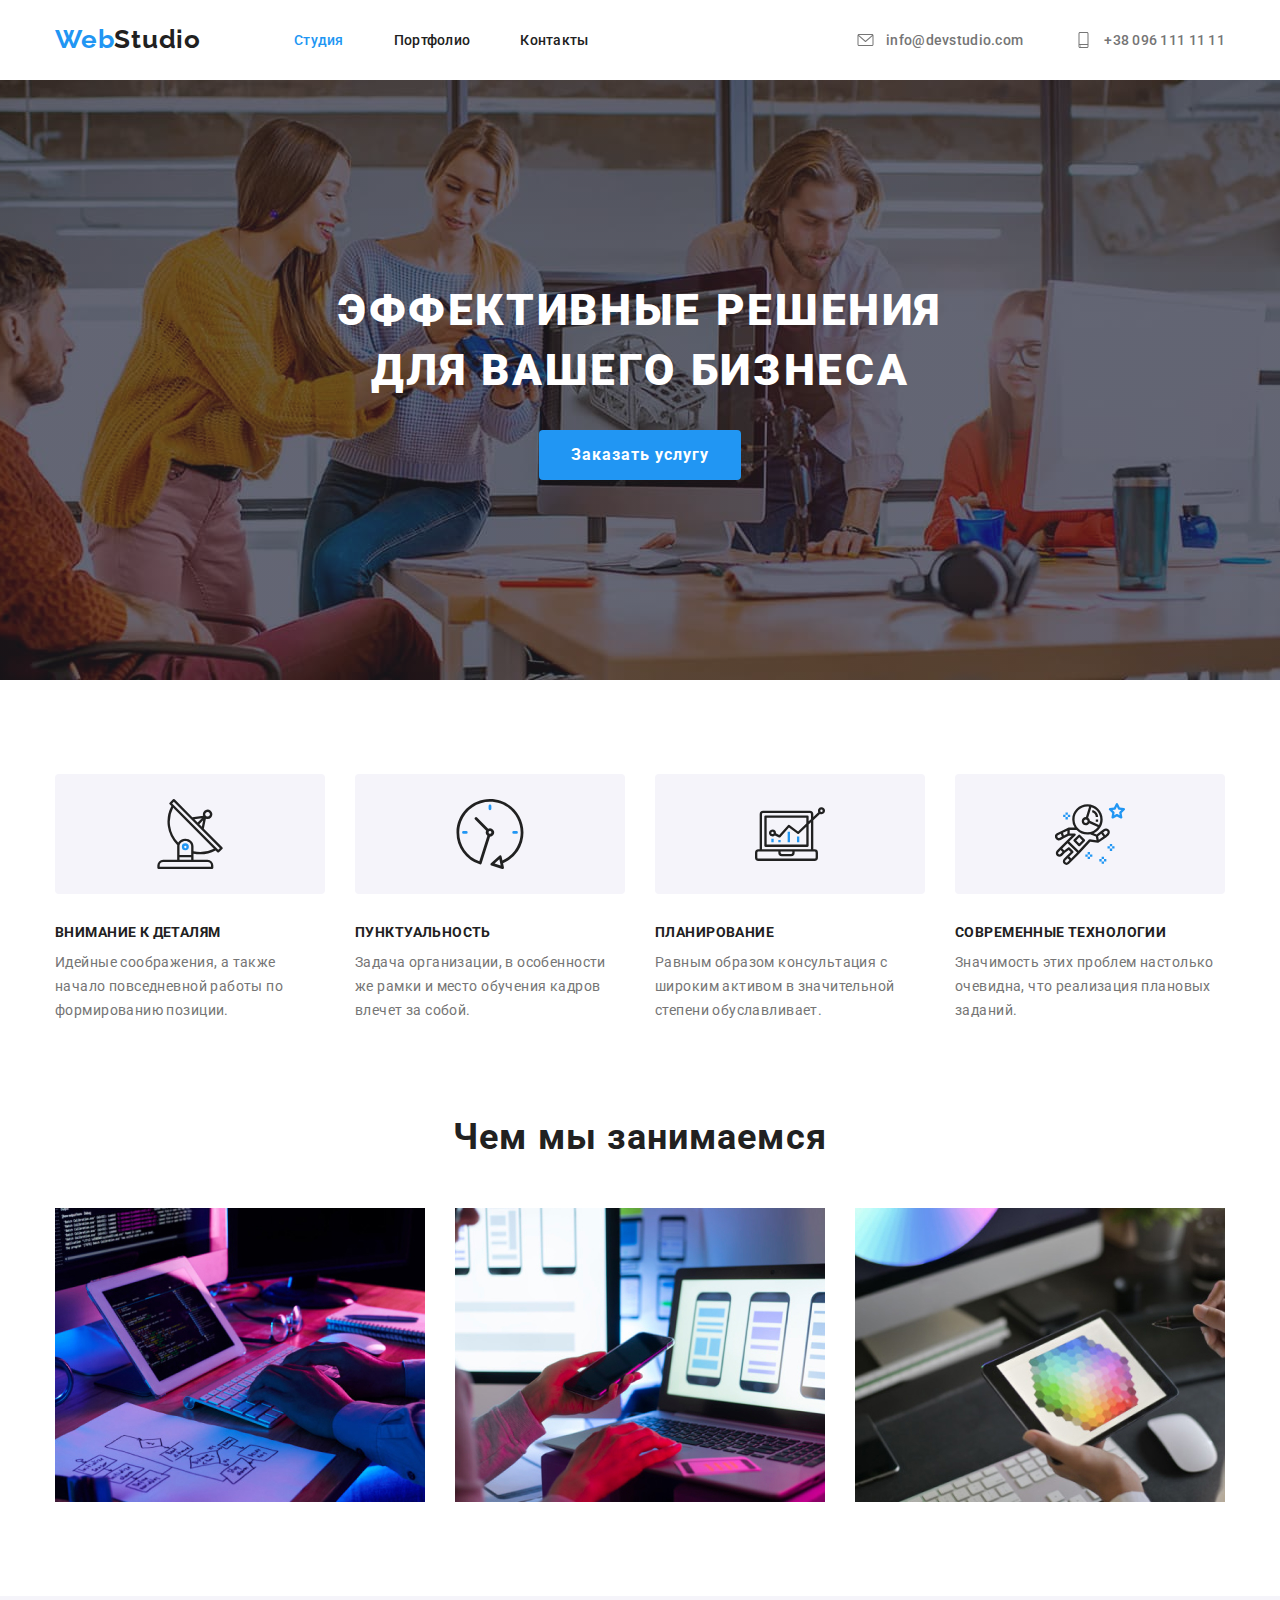
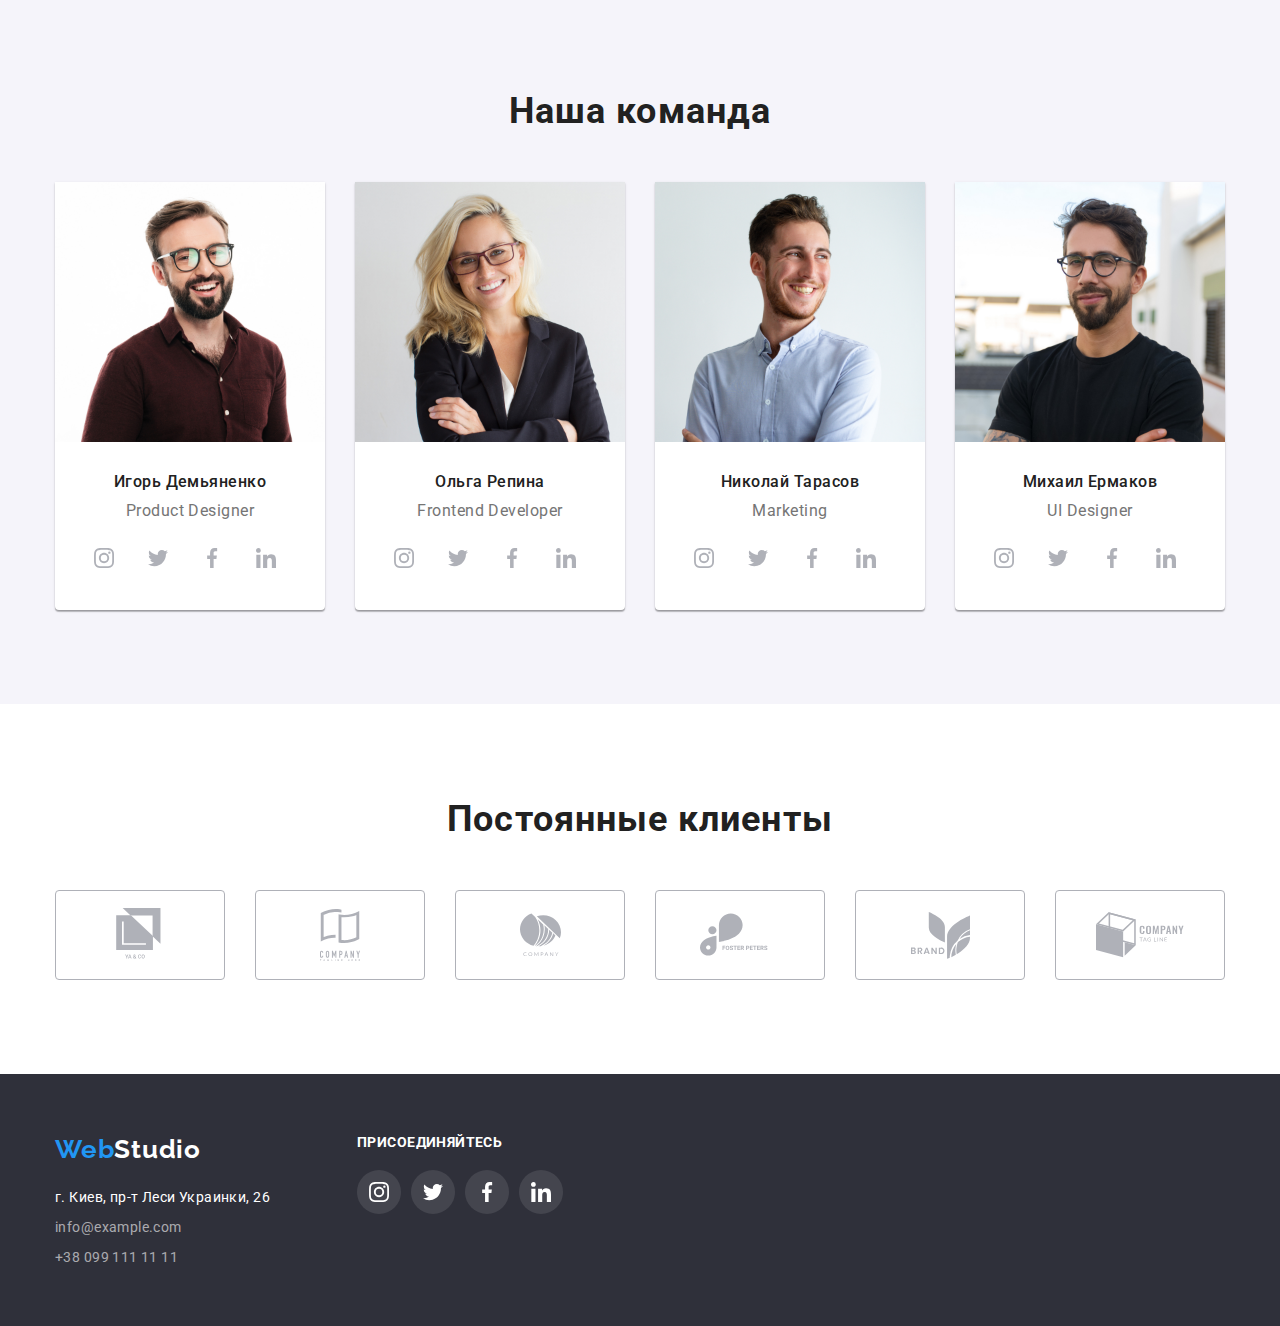
<file: index.html>
<!DOCTYPE html>
<html lang="ru">
  <head>
    <meta charset="UTF-8" />
    <meta name="viewport" content="width=device-width, initial-scale=1.0" />
    <link
      href="https://fonts.googleapis.com/css2?family=Oleo+Script&family=Raleway:wght@700&family=Roboto:wght@400;500;700;900&display=swap"
      rel="stylesheet">
    <link rel="stylesheet" href="./css/normalize.css">
    <link rel="stylesheet" href="./css/styles.css">
    <title>Web Studio</title>
  </head>
  <body>
    <header class="header">
      <div class="container flex-box">
        <nav class="navigation flex-box">
          <a href="./index.html" class="logo-link link">Web<span class="logo-span">Studio</span></a>
          <ul class="nav-list list flex-box">
            <li class="nav-item"><a href="./index.html" class="nav-link active link">Студия</a></li>
            <li class="nav-item"><a href="./portfolio.html" class="nav-link link">Портфолио</a></li>
            <li class="nav-item"><a href="#" class="nav-link link">Контакты</a></li>
          </ul>
        </nav>
        <address class="address">
          <a href="mailto:info@devstudio.com" class="address-link mail link">
            <svg class="icon address-icon" width="21px" height="16px">
              <use href="./images/symbol-defs.svg#icon-envelope"></use>
            </svg>
            <span class="adress-span">info@devstudio.com</span>
          </a>
          <a href="tel:+380961111111" class="address-link phone link">
            <svg class="icon address-icon" width="16px" height="26px">
              <use href="./images/symbol-defs.svg#icon-smartphone"></use>
            </svg>
            <span class="adress-span">+38 096 111 11 11</span>
          </a>
        </address>
      </div>
    </header>
    <main class="main">
      <section class="hero">
        <div class="container">
          <h1 class="hero-title">Эффективные решения для вашего бизнеса</h1>
          <a href="#" class="button hero-button link">Заказать услугу</a>
        </div> 
      </section>
      <section class="section our-features">
        <div class="container">
          <!-- Скрытый заголовок для индексатора, будет спрятан с помощью css -->
        <h2 class="title hidden-title">Наши особености</h2>
        <ul class="content-list list flex-box">
          <li class="list-item">
            <div class="icon-container">
              <svg class="icon features-icon" width="70px" height="70px">
                <use href="./images/symbol-defs.svg#icon-our-features1"></use>
              </svg>
            </div>
            <h3 class="subtitle">Внимание к деталям</h3>
            <p class="text">
              Идейные соображения, а также начало повседневной работы по
              формированию позиции.
            </p>
          </li>
          <li class="list-item">
            <div class="icon-container">
              <svg class="icon features-icon" width="70px" height="70px">
                <use href="./images/symbol-defs.svg#icon-our-features2"></use>
              </svg>
            </div>
            <h3 class="subtitle">Пунктуальность</h3>
            <p class="text">
              Задача организации, в особенности же рамки и место обучения кадров
              влечет за собой.
            </p>
          </li>
          <li class="list-item">
            <div class="icon-container">
              <svg class="icon features-icon" width="70px" height="70px">
                <use href="./images/symbol-defs.svg#icon-our-features3"></use>
              </svg>
            </div>
            <h3 class="subtitle">Планирование</h3>
            <p class="text">
              Равным образом консультация с широким активом в значительной
              степени обуславливает.
            </p>
          </li>
          <li class="list-item">
            <div class="icon-container">
              <svg class="icon features-icon" width="70px" height="70px">
                <use href="./images/symbol-defs.svg#icon-our-features4"></use>
              </svg>
            </div>
            <h3 class="subtitle">Современные технологии</h3>
            <p class="text"> 
              Значимость этих проблем настолько очевидна, что реализация
              плановых заданий.
            </p>
          </li>
        </ul>
        </div>
      </section>
      <section class="section we-do">
        <div class="container">
          <h4 class="title">Чем мы занимаемся</h4>
        <ul class="content-list list flex-box">
          <li class="list-item">
            <img
              src="./images/box1.jpg"
              alt="Человек печатает"
              width="370"
              height="294"
              class="img"
            />
          </li>
          <li class="list-item">
            <img
              src="./images/box2.jpg"
              alt="Человек держит в руках телефон"
              width="370"
              height="294"
              class="img"
            />
          </li>
          <li class="list-item">
            <img
              src="./images/box3.jpg"
              alt="Человек держит в руках планшет"
              width="370"
              height="294"
              class="img"
            />
          </li>
        </ul>
        </div>
      </section>
      <section class="section team">
        <div class="container">
          <h5 class="title">Наша команда</h5>
        <ul class="content-list list flex-box">
          <li class="list-item team-member"> 
            <figure class="content-box">
              <img
                src="./images/product-disigner.jpg"
                alt="Мужчина в очках и с бородой"
                width="270"
                height="260"
                class="img"
              />
              <p class="subtitle">Игорь Демьяненко</p>
              <figcaption class="desc">Product Designer</figcaption>
            </figure>
            <ul class="list icon-list flex-box">
              <li class="list-item social-item">
                <a href="#" class="link social-link flex-box">
                  <svg class="icon social-icon">
                    <use href="./images/symbol-defs.svg#icon-instagram"></use>
                  </svg>
                </a>
              </li>
              <li class="list-item social-item">
                <a href="#" class="link social-link flex-box">
                  <svg class="icon social-icon">
                    <use href="./images/symbol-defs.svg#icon-twitter"></use>
                  </svg>
                </a>
              </li>
              <li class="list-item social-item">
                <a href="#" class="link social-link flex-box">
                  <svg class="icon social-icon">
                    <use href="./images/symbol-defs.svg#icon-facebook"></use>
                  </svg>
                </a>
              </li>
              <li class="list-item social-item">
                <a href="#" class="link social-link flex-box">
                  <svg class="icon social-icon">
                    <use href="./images/symbol-defs.svg#icon-linkedin"></use>
                  </svg>
                </a>
              </li>
            </ul>
          </li>
          <li class="list-item team-member">
            <figure class="content-box">
              <img
                src="./images/frontend-developer.jpg"
                alt="Светловолосая женщина в очках"
                width="270"
                height="260"
                class="img"
              />
              <p class="subtitle">Ольга Репина</p>
              <figcaption class="desc">Frontend Developer</figcaption>
            </figure>
            <ul class="list icon-list flex-box">
              <li class="list-item social-item">
                <a href="#" class="link social-link flex-box">
                  <svg class="icon social-icon">
                    <use href="./images/symbol-defs.svg#icon-instagram"></use>
                  </svg>
                </a>
              </li>
              <li class="list-item social-item">
                <a href="#" class="link social-link flex-box">
                  <svg class="icon social-icon">
                    <use href="./images/symbol-defs.svg#icon-twitter"></use>
                  </svg>
                </a>
              </li>
              <li class="list-item social-item">
                <a href="#" class="link social-link flex-box">
                  <svg class="icon social-icon">
                    <use href="./images/symbol-defs.svg#icon-facebook"></use>
                  </svg>
                </a>
              </li>
              <li class="list-item social-item">
                <a href="#" class="link social-link flex-box">
                  <svg class="icon social-icon">
                    <use href="./images/symbol-defs.svg#icon-linkedin"></use>
                  </svg>
                </a>
              </li>
            </ul>
          </li>
          <li class="list-item team-member">
            <figure class="content-box">
              <img
                src="./images/marketing.jpg"
                alt="Мужчина без очков"
                width="270"
                height="260"
                class="img"
              />
              <p class="subtitle">Николай Тарасов</p>
              <figcaption class="desc">Marketing</figcaption>
            </figure>
            <ul class="list icon-list flex-box">
              <li class="list-item social-item">
                <a href="#" class="link social-link flex-box">
                  <svg class="icon social-icon">
                    <use href="./images/symbol-defs.svg#icon-instagram"></use>
                  </svg>
                </a>
              </li>
              <li class="list-item social-item">
                <a href="#" class="link social-link flex-box">
                  <svg class="icon social-icon">
                    <use href="./images/symbol-defs.svg#icon-twitter"></use>
                  </svg>
                </a>
              </li>
              <li class="list-item social-item">
                <a href="#" class="link social-link flex-box">
                  <svg class="icon social-icon">
                    <use href="./images/symbol-defs.svg#icon-facebook"></use>
                  </svg>
                </a>
              </li>
              <li class="list-item social-item">
                <a href="#" class="link social-link flex-box">
                  <svg class="icon social-icon">
                    <use href="./images/symbol-defs.svg#icon-linkedin"></use>
                  </svg>
                </a>
              </li>
            </ul>
          </li>
          <li class="list-item team-member">
            <figure class="content-box">
              <img
                src="./images/ui-designer.jpg"
                alt="Ещё один мужчина в очках"
                width="270"
                height="260"
                class="img"
              />
              <p class="subtitle">Михаил Ермаков</p>
              <figcaption class="desc">UI Designer</figcaption>
            </figure>
            <ul class="list icon-list flex-box">
              <li class="list-item social-item">
                <a href="#" class="link social-link flex-box">
                  <svg class="icon social-icon">
                    <use href="./images/symbol-defs.svg#icon-instagram"></use>
                  </svg>
                </a>
              </li>
              <li class="list-item social-item">
                <a href="#" class="link social-link flex-box">
                  <svg class="icon social-icon">
                    <use href="./images/symbol-defs.svg#icon-twitter"></use>
                  </svg>
                </a>
              </li>
              <li class="list-item social-item">
                <a href="#" class="link social-link flex-box">
                  <svg class="icon social-icon">
                    <use href="./images/symbol-defs.svg#icon-facebook"></use>
                  </svg>
                </a>
              </li>
              <li class="list-item social-item">
                <a href="#" class="link social-link flex-box">
                  <svg class="icon social-icon">
                    <use href="./images/symbol-defs.svg#icon-linkedin"></use>
                  </svg>
                </a>
              </li>
            </ul>
          </li>
        </ul>
        </div>
      </section>
      <section class="clients">
        <div class="container">
          <h6 class="title">Постоянные клиенты</h6>
          <ul class="clients-list list flex-box">
            <li class="list-item client">
              <a href="#" class="link client-link" aria-label="YA & CO">
                <svg class="icon client-icon" width="55px" height="54px">
                  <use href="./images/symbol-defs.svg#icon-client1"></use>
                </svg>
              </a>
            </li>
            <li class="list-item client">
              <a href="#" class="link client-link" aria-label="Company tagline here">
                <svg class="icon client-icon" width="52px" height="52px">
                  <use href="./images/symbol-defs.svg#icon-client2"></use>
                </svg>
              </a>
            </li>
            <li class="list-item client">
              <a href="#" class="link client-link" aria-label="Company">
                <svg class="icon client-icon" width="43px" height="44px">
                  <use href="./images/symbol-defs.svg#icon-client3"></use>
                </svg>
              </a>
            </li>
            <li class="list-item client">
              <a href="#" class="link client-link" aria-label="Foster peters">
                <svg class="icon client-icon" width="182px" height="80px">
                  <use href="./images/symbol-defs.svg#icon-client4"></use>
                </svg>
              </a>
            </li>
            <li class="list-item client">
              <a href="#" class="link client-link" aria-label="Brand">
                <svg class="icon client-icon" width="73px" height="59px">
                  <use href="./images/symbol-defs.svg#icon-client5"></use>
                </svg>
              </a>
            </li>
            <li class="list-item client">
              <a href="#" class="link client-link" aria-label="Company Tag Line">
                <svg class="icon client-icon" width="174px" height="88px">
                  <use href="./images/symbol-defs.svg#icon-client6"></use>
                </svg>
              </a>
            </li>
          </ul>
        </div>
      </section>
    </main>
    <footer class="footer">
      <div class="container flex-box">
        <div class="address-container">
          <a href="./index.html" class="logo-link link">Web<span class="logo-span">Studio</span></a>
          <address class="address">
            <ul class="address-links list">
              <li class="address-list-item">
                <a href="https://www.google.com.ua/maps/place/%D0%B1%D1%83%D0%BB.+%D0%9B%D0%B5%D1%81%D0%B8+%D0%A3%D0%BA%D1%80%D0%B0%D0%B8%D0%BD%D0%BA%D0%B8,+26,+%D0%9A%D0%B8%D0%B5%D0%B2,+02000/@50.4253025,30.5332374,15.44z/data=!4m13!1m7!3m6!1s0x40d4cf0e033ecbe9:0x57a4dffefec77da0!2z0LHRg9C7LiDQm9C10YHQuCDQo9C60YDQsNC40L3QutC4LCAyNiwg0JrQuNC10LIsIDAyMDAw!3b1!8m2!3d50.4265807!4d30.5383858!3m4!1s0x40d4cf0e033ecbe9:0x57a4dffefec77da0!8m2!3d50.4265807!4d30.5383858?hl=ru"
                  target="_blank" class="address-link location link">г. Киев, пр-т Леси Украинки, 26</a>
              </li>
              <li class="address-list-item"><a href="mailto:info@example.com" class="address-link mail link">info@example.com</a>
              </li>
              <li class="address-list-item"><a href="tel:+380991111111" class="address-link phone link">+38 099 111 11 11</a></li>
            </ul>
          </address>
        </div>
        <div class="social-container">
          <h7 class="title social-title">Присоединяйтесь</h7>
          <ul class="list icon-list flex-box">
            <li class="list-item social-item">
              <a href="#" class="link social-link flex-box">
                <svg class="icon social-icon">
                  <use href="./images/symbol-defs.svg#icon-instagram"></use>
                </svg>
              </a>
            </li>
            <li class="list-item social-item">
              <a href="#" class="link social-link flex-box">
                <svg class="icon social-icon">
                  <use href="./images/symbol-defs.svg#icon-twitter"></use>
                </svg>
              </a>
            </li>
            <li class="list-item social-item">
              <a href="#" class="link social-link flex-box">
                <svg class="icon social-icon">
                  <use href="./images/symbol-defs.svg#icon-facebook"></use>
                </svg>
              </a>
            </li>
            <li class="list-item social-item">
              <a href="#" class="link social-link flex-box">
                <svg class="icon social-icon">
                  <use href="./images/symbol-defs.svg#icon-linkedin"></use>
                </svg>
              </a>
            </li>
          </ul>
        </div>
      </div>
    </footer>
  </body>
</html>
</file>
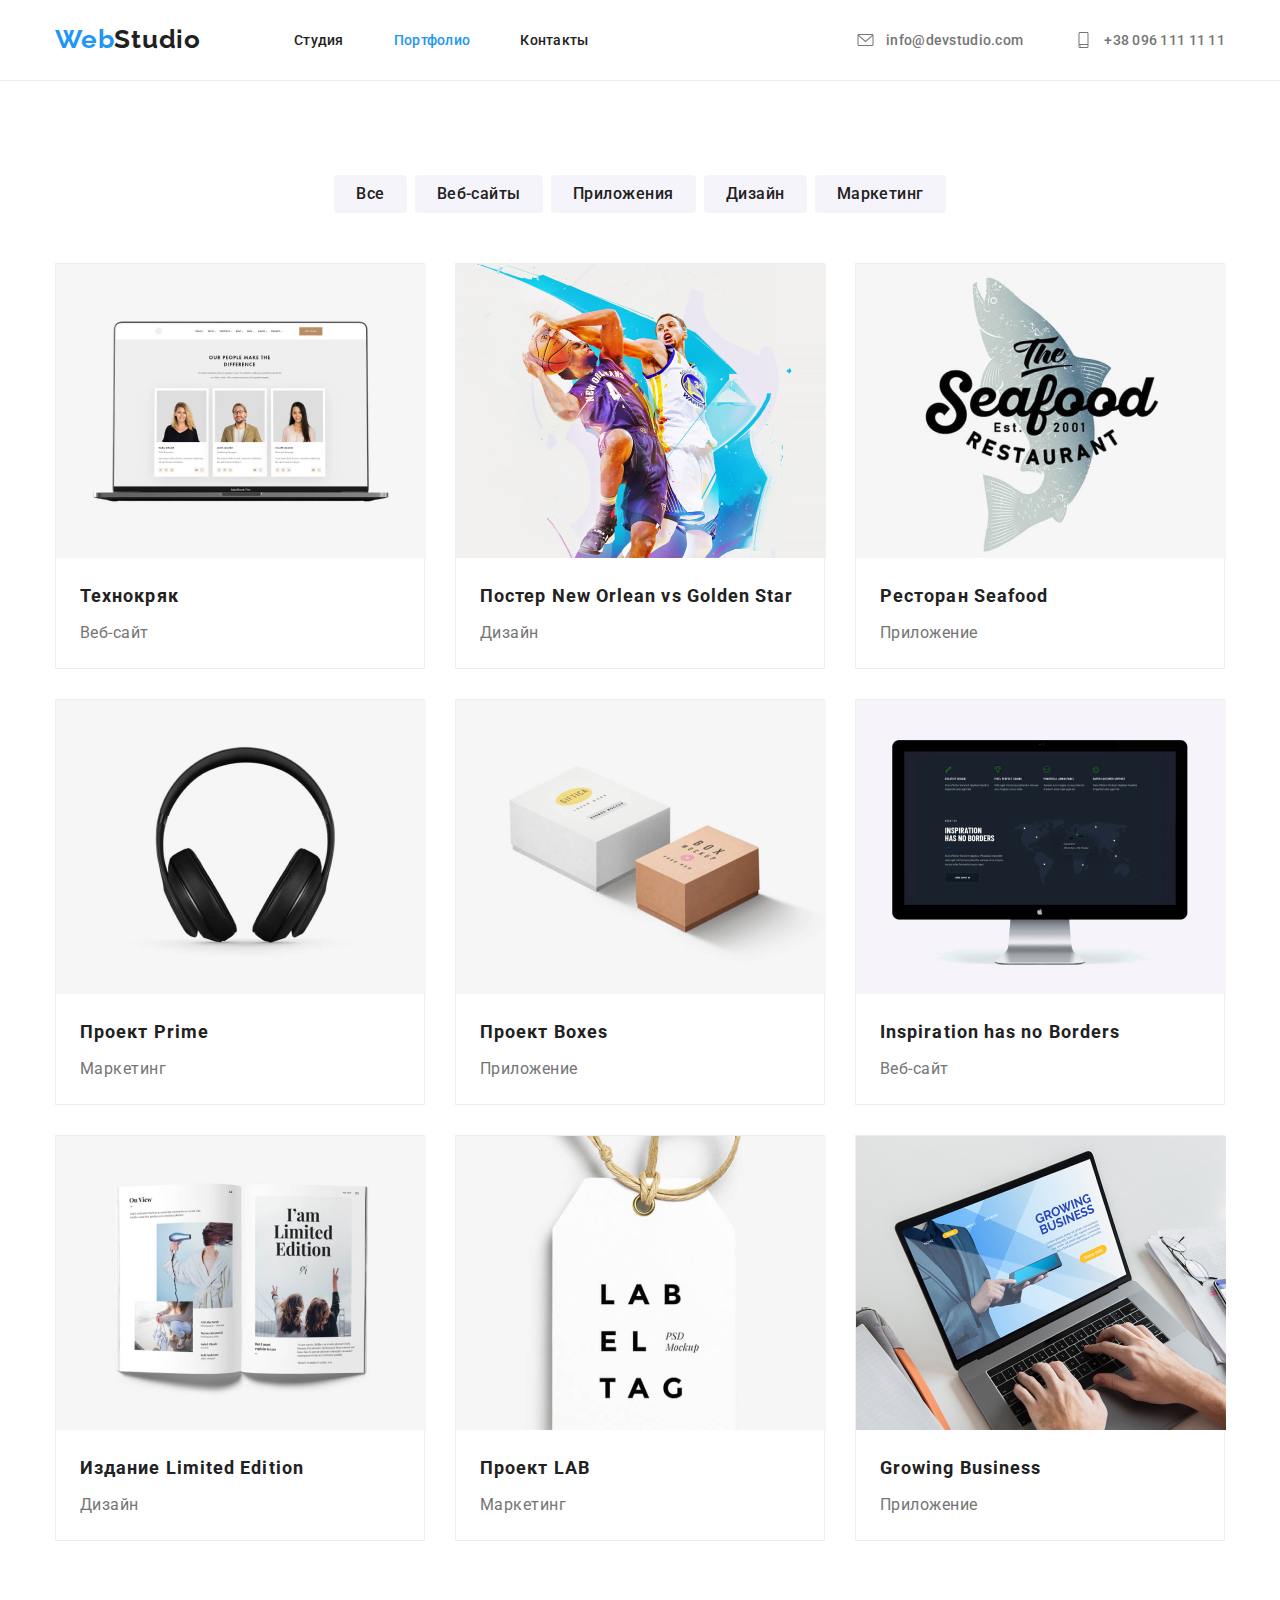
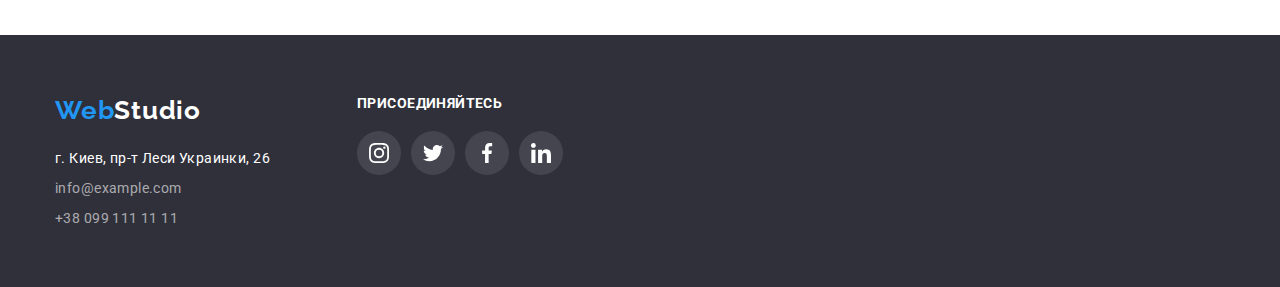
<file: portfolio.html>
<!DOCTYPE html>
<html lang="ru">
<head>
    <meta charset="UTF-8">
    <meta name="viewport" content="width=device-width, initial-scale=1.0">
    <link
        href="https://fonts.googleapis.com/css2?family=Oleo+Script&family=Raleway:wght@700&family=Roboto:wght@400;500;700;900&display=swap"
        rel="stylesheet">
    <link rel="stylesheet" href="./css/normalize.css">
    <link rel="stylesheet" href="./css/styles.css">
    <title>Портфолио</title>
</head>
<body>
    <header class="header portfolio-header">
        <div class="container flex-box">
            <nav class="navigation flex-box">
                <a href="./index.html" class="logo-link link">Web<span class="logo-span">Studio</span></a>
                <ul class="nav-list list flex-box">
                    <li class="nav-item"><a href="./index.html" class="nav-link link">Студия</a></li>
                    <li class="nav-item"><a href="./portfolio.html" class="nav-link active link">Портфолио</a></li>
                    <li class="nav-item"><a href="#" class="nav-link link">Контакты</a></li>
                </ul>
            </nav>
            <address class="address">
                <a href="mailto:info@devstudio.com" class="address-link mail link">
                    <svg class="icon address-icon" width="21px" height="16px">
                        <use href="./images/symbol-defs.svg#icon-envelope"></use>
                    </svg>
                    <span class="adress-span">info@devstudio.com</span>
                </a>
                <a href="tel:+380961111111" class="address-link phone link">
                    <svg class="icon address-icon" width="16px" height="26px">
                        <use href="./images/symbol-defs.svg#icon-smartphone"></use>
                    </svg>
                    <span class="adress-span">+38 096 111 11 11</span>
                </a>
            </address>
        </div>
    </header>
    <main class="main">
        <section class="portfolio">
            <div class="container">
                <h1 class="title hidden-title">Портфолио</h1>
            <ul class="filters-list list flex-box">
                <li class="filters-item">
                    <button type="button" class="button filters-button">Все</button>
                </li>
                <li class="filters-item">
                    <button type="button" class="button filters-button">Веб-сайты</button>
                </li>
                <li class="filters-item">
                    <button type="button" class="button filters-button">Приложения</button>
                </li>
                <li class="filters-item">
                    <button type="button" class="button filters-button">Дизайн</button>
                </li>
                <li class="filters-item">
                    <button type="button" class="button filters-button">Маркетинг</button>
                </li>
            </ul>
            <ul class="portfolio-list list flex-box">
                <li class="portfolio-item">
                    <a href="#" class="portfolio-link link">
                        <img src="./images/project1.jpg" alt="project1" width="370" height="294" class="img" />
                        <div class="portfolio-info">
                            <h2 class=subtitle>Технокряк</h2>
                            <p class="text">Веб-сайт</p>
                        </div>
                    </a>
                </li>
                <li class="portfolio-item">
                    <a href="#" class="portfolio-link link">
                        <img src="./images/project2.jpg" alt="project2" width="370" height="294" class="img" />
                        <div class="portfolio-info">
                            <h2 class=subtitle>Постер New Orlean vs Golden Star</h2>
                            <p class="text">Дизайн</p>
                        </div>
                    </a>
                </li>
                <li class="portfolio-item">
                    <a href="#" class="portfolio-link link">
                        <img src="./images/project3.jpg" alt="project3" width="370" height="294" class="img" />
                        <div class="portfolio-info">
                            <h2 class=subtitle>Ресторан Seafood</h2>
                            <p class="text">Приложение</p>
                        </div>
                    </a>
                </li>
                <li class="portfolio-item">
                    <a href="#" class="portfolio-link link">
                        <img src="./images/project4.jpg" alt="project4" width="370" height="294" class="img" />
                        <div class="portfolio-info">
                            <h2 class=subtitle>Проект Prime</h2>
                            <p class="text">Маркетинг</p>
                        </div>
                    </a>
                </li>
                <li class="portfolio-item">
                    <a href="#" class="portfolio-link link">
                        <img src="./images/project5.jpg" alt="project5" width="370" height="294" class="img" />
                        <div class="portfolio-info">
                            <h2 class=subtitle>Проект Boxes</h2>
                            <p class="text">Приложение</p>
                        </div>
                    </a>
                </li>
                <li class="portfolio-item">
                    <a href="#" class="portfolio-link link">
                        <img src="./images/project6.jpg" alt="project6" width="370" height="294" class="img" />
                        <div class="portfolio-info">
                            <h2 class=subtitle>Inspiration has no Borders</h2>
                            <p class="text">Веб-сайт</p>
                        </div>
                    </a>
                </li>
                <li class="portfolio-item">
                    <a href="#" class="portfolio-link link">
                        <img src="./images/project7.jpg" alt="project7" width="370" height="294" class="img" />
                        <div class="portfolio-info">
                            <h2 class=subtitle>Издание Limited Edition</h2>
                            <p class="text">Дизайн</p>
                        </div>
                    </a>
                </li>
                <li class="portfolio-item">
                    <a href="#" class="portfolio-link link">
                        <img src="./images/project8.jpg" alt="project8" width="370" height="294" class="img" />
                        <div class="portfolio-info">
                            <h2 class=subtitle>Проект LAB</h2>
                            <p class="text">Маркетинг</p>
                        </div>
                    </a>
                </li>
                <li class="portfolio-item">
                    <a href="#" class="portfolio-link link"> 
                        <img src="./images/project9.jpg" alt="project9" width="370" height="294" class="img" />
                        <div class="portfolio-info">
                            <h2 class=subtitle>Growing Business</h2>
                            <p class="text">Приложение</p>
                        </div>
                    </a>
                </li>
            </ul>
            </div>
        </section>
    </main>
    <footer class="footer">
        <div class="container flex-box">
            <div class="address-container">
                <a href="./index.html" class="logo-link link">Web<span class="logo-span">Studio</span></a>
                <address class="address">
                    <ul class="address-links list">
                        <li class="address-list-item">
                            <a href="https://www.google.com.ua/maps/place/%D0%B1%D1%83%D0%BB.+%D0%9B%D0%B5%D1%81%D0%B8+%D0%A3%D0%BA%D1%80%D0%B0%D0%B8%D0%BD%D0%BA%D0%B8,+26,+%D0%9A%D0%B8%D0%B5%D0%B2,+02000/@50.4253025,30.5332374,15.44z/data=!4m13!1m7!3m6!1s0x40d4cf0e033ecbe9:0x57a4dffefec77da0!2z0LHRg9C7LiDQm9C10YHQuCDQo9C60YDQsNC40L3QutC4LCAyNiwg0JrQuNC10LIsIDAyMDAw!3b1!8m2!3d50.4265807!4d30.5383858!3m4!1s0x40d4cf0e033ecbe9:0x57a4dffefec77da0!8m2!3d50.4265807!4d30.5383858?hl=ru"
                                target="_blank" class="address-link location link">г. Киев, пр-т Леси Украинки, 26</a>
                        </li>
                        <li class="address-list-item"><a href="mailto:info@example.com"
                                class="address-link mail link">info@example.com</a>
                        </li>
                        <li class="address-list-item"><a href="tel:+380991111111" class="address-link phone link">+38 099
                                111 11 11</a></li>
                    </ul>
                </address>
            </div>
            <div class="social-container">
                <h7 class="title social-title">Присоединяйтесь</h7>
                <ul class="list icon-list flex-box">
                    <li class="list-item social-item">
                        <a href="#" class="link social-link flex-box">
                            <svg class="icon social-icon">
                                <use href="./images/symbol-defs.svg#icon-instagram"></use>
                            </svg>
                        </a>
                    </li>
                    <li class="list-item social-item">
                        <a href="#" class="link social-link flex-box">
                            <svg class="icon social-icon">
                                <use href="./images/symbol-defs.svg#icon-twitter"></use>
                            </svg>
                        </a>
                    </li>
                    <li class="list-item social-item">
                        <a href="#" class="link social-link flex-box">
                            <svg class="icon social-icon">
                                <use href="./images/symbol-defs.svg#icon-facebook"></use>
                            </svg>
                        </a>
                    </li>
                    <li class="list-item social-item">
                        <a href="#" class="link social-link flex-box">
                            <svg class="icon social-icon">
                                <use href="./images/symbol-defs.svg#icon-linkedin"></use>
                            </svg>
                        </a>
                    </li>
                </ul>
            </div>
        </div>
    </footer>
</body>
</html>
</file>
<file: css/styles.css>
:root {
  --primary-text-color: #757575;
  --title-text-color: #212121;
  --accent-color: #2196f3;
  --main-font-family: 'Roboto', sans-serif;
}

html {
  box-sizing: border-box;
}

*,
*::before,
*::after {
  box-sizing: inherit;
}

body {
  margin: 0;
  padding: 0;
  font-size: 0;
}

.img {
  display: block;
}

.list {
  list-style: none;
  margin: 0;
  padding: 0;
}

.link {
  text-decoration: none;
}

.container {
  margin: 0 auto;
  width: 1200px;
  padding-left: 15px;
  padding-right: 15px;
  margin: 0 auto;
}

/* Header */

.flex-box {
  display: flex;
}

.logo-link {
  font-family: 'Raleway', sans-serif;
  font-weight: 700;
  font-size: 26px;
  line-height: 31px;
  letter-spacing: 0.03em;
  color: var(--accent-color);
}

.header .logo-link {
  margin-right: 93px;
  padding-top: 24px;
  padding-bottom: 25px;
}

.logo-span {
  color: var(--title-text-color);
}

.nav-item {
  margin-right: 50px;
}

.nav-list .nav-item:last-child {
  margin-right: 0;
}

.nav-link {
  font-family: var(--main-font-family);
  font-weight: 500;
  font-size: 14px;
  line-height: 16px;
  letter-spacing: 0.02em;
  color: var(--title-text-color);

  display: block;
  padding-top: 32px;
  padding-bottom: 32px;
}

.active {
  color: var(--accent-color);
}

.nav-link:hover,
.nav-link:focus {
  color: var(--accent-color);
}

/* Контакты */

.header .address {
  display: flex;
  margin-left: auto;
}

.address-link {
  font-family: var(--main-font-family);
  font-style: normal;
  font-weight: 500;
  font-size: 14px;
  line-height: 16px;
  letter-spacing: 0.02em;
  color: var(--primary-text-color);
  
  display: flex;
  align-items: center;
  margin-right: 50px;
  padding-top: 32px;
  padding-bottom: 32px;
  
}

.header .address .address-link:last-child {
  margin-right: 0;
}

.address-link:hover,
.address-link:focus {
  color: var(--accent-color);
}

.address-icon{
  fill:currentColor;
  width: 21px;
  height: 16px;
  margin-right: 10px;
}

/* Hero */

.hero {
  background: #2f303a;
  text-align: center;

  padding-top: 200px;
  padding-bottom: 200px;

   background-image: 
   linear-gradient(
    to right,
    rgba(47, 48, 58, 0.4),
    rgba(47, 48, 58, 0.4)
  ),
   url('../images/bg-hero.jpg');
  background-repeat: no-repeat;
  background-position: center;
  background-size: cover;
}

.hero-title {
  text-transform: uppercase;
  font-family: var(--main-font-family);
  font-weight: 900;
  font-size: 44px;
  line-height: 60px;
  letter-spacing: 0.06em;
  color: #ffffff;

  margin-top: 0;
  margin-bottom: 30px;
  margin-left: auto;
  margin-right: auto;
  width: 696px;
}

.hero-button {
  background: var(--accent-color);
  font-family: var(--main-font-family);
  font-weight: 700;
  font-size: 16px;
  line-height: 30px;
  text-align: center;
  letter-spacing: 0.06em;
  color: #ffffff;

  display: inline-block;
  min-width: 200px;
  padding: 10px 32px;
  border-radius: 4px;
}

/* Первая секция */

.our-features {
  padding-top: 94px;
  padding-bottom: 94px;
}

.hidden-title {
  position: absolute;
  clip: rect(0 0 0 0);
  width: 1px;
  height: 1px;
  margin: -1px;
  border: 0;
  padding: 0;
  overflow: hidden;
}

.our-features .icon-container{
  width: 270px;
  height: 120px;
  background: #F5F4FA;
  border-radius: 4px; 
  padding-left: 100px;
  padding-top: 25px;
  margin-bottom: 30px;
}


.our-features .list-item {
  margin-right: 30px;
  width: 270px;
}

.our-features .list-item:last-child {
  margin-right: 0;
}

.subtitle {
  font-family: var(--main-font-family);
  color: var(--title-text-color);
}

.our-features .subtitle {
  text-transform: uppercase;
  font-weight: 700;
  font-size: 14px;
  line-height: 16px;
  letter-spacing: 0.03em;

  margin-top: 0;
  margin-bottom: 10px;
}

.our-features .text {
  font-family: var(--main-font-family);
  color: var(--primary-text-color);
  font-weight: 400;
  font-size: 14px;
  line-height: 24px;
  letter-spacing: 0.03em;

  margin-top: 0;
  margin-bottom: 0;
}

/* Вторая секция */
.we-do {
  padding-bottom: 94px;
}

.title {
  font-family: var(--main-font-family);
  color: var(--title-text-color);
  font-weight: 700;
  font-size: 36px;
  line-height: 42px;
  text-align: center;
  letter-spacing: 0.03em;

  margin-top: 0;
  margin-bottom: 50px;
}

.we-do .list-item {
  margin-right: 30px;
}

.we-do .list-item:last-child {
  margin-right: 0;
}

/* Третья секция */
.team {
  padding-top: 94px;
  padding-bottom: 94px;

  background: #f5f4fa;
}

.team .title {
  margin-top: 0;
  margin-bottom: 50px;
}

.team .team-member {
  margin-right: 30px;
  background: #FFFFFF;
  
  box-shadow: 0px 1px 3px rgba(0, 0, 0, 0.12), 0px 1px 1px rgba(0, 0, 0, 0.14), 0px 2px 1px rgba(0, 0, 0, 0.2);
  border-radius: 0px 0px 4px 4px;
}

.team .team-member:last-child {
  margin-right: 0;
}

.team .content-box {
  margin: 0;
  text-align: center;
  padding-bottom: 16px;
}

.team .img {
  margin-bottom: 30px;
}

.team .subtitle {
  font-weight: 500;
  font-size: 16px;
  line-height: 19px;
  letter-spacing: 0.03em;

  margin-top: 0;
  margin-bottom: 10px;
}

.team .desc {
  font-family: var(--main-font-family);
  color: var(--primary-text-color);
  font-weight: 400;
  font-size: 16px;
  line-height: 19px;
  letter-spacing: 0.03em;
}

.team .icon-list{
  padding-bottom: 30px;
  justify-content: center;
}

.team .social-item{
  margin-right: 10px;
}

.team .social-icon:last-child{
  margin-right: 0;
}

.team .social-link{
  color: #AFB1B8;

  width: 44px;
  height: 44px;
  border-radius: 50%;
  justify-content: center;
  align-items: center;
}

.team .social-link:hover,
.team .social-link:target{
  background-color: var(--accent-color);
  color: #ffffff;
}

.team .social-icon{
  width: 20px;
  height: 20px;
  fill: currentColor;
}

/* client */

.clients{
  padding-top: 94px;
  padding-bottom: 94px;
}

.clients .title{
  margin-bottom: 50px;
}

.clients .list-item{
  margin-right: 30px;
}

.clients .list-item:last-child{
  margin-right: 0;
}

.clients .client-link{
  width: 170px;
  height: 90px;

  border: 1px solid #AFB1B8;
  border-radius: 4px;
  display: flex;
  align-items: center;
  justify-content: center;
  color: #AFB1B8;
}

.clients .client-link:hover,
.clients .client-link:target{
  border: 1px solid var(--accent-color);
  color: var(--accent-color);
}

.clients .client-icon{
  fill: currentColor;
}


/* footer */
.footer {
  background: #2f303a;

  padding-top: 60px;
  padding-bottom: 60px;
}

.footer .logo-link {
  margin-bottom: 20px;
  display: inline-block;
}

.footer .logo-span {
  color: #ffffff;
}

.footer .address-list-item {
  margin-bottom: 9px;
  height: 21px;
}

.footer .address-list-item:last-child {
  margin-bottom: 0;
}

.footer .address-link {
  font-family: var(--main-font-family);
  font-weight: 400;
  font-size: 14px;
  line-height: 24px;
  letter-spacing: 0.03em;
  color: rgba(255, 255, 255, 0.6);
  padding: 0;
  margin: 0;
}

.footer .location {
  color: #ffffff;
}

.footer .address-container{
  margin-right: 70px;
  width: 232px;
}

.footer .social-title{
  display: inline-block;
  font-family: var(--main-font-family);
  color: #ffffff;
  font-weight: 700;
  font-size: 14px;
  line-height: 16px;
  letter-spacing: 0.03em;
  text-transform: uppercase;
  margin-bottom: 20px;
}

.footer .icon-list{
  justify-content: center;
}

.footer .social-item{
  margin-right: 10px;
}

.footer .social-icon:last-child{
  margin-right: 0;
}

.footer .social-link{
  color:#ffffff;
  background-color: rgba(255, 255, 255, 0.1);

  width: 44px;
  height: 44px;
  border-radius: 50%;
  justify-content: center;
  align-items: center;
}

.footer .social-link:hover,
.footer.social-link:target{
  background-color: var(--accent-color);
  color: #ffffff;
}

.footer .social-icon{
  width: 20px;
  height: 20px;
  fill: currentColor;
}

/* Портфолио */

.portfolio-header {
  border-bottom: 1px solid #ececec;
}

.portfolio {
  padding-bottom: 94px;
  padding-top: 94px;
}

/* кнопки */

.portfolio .filters-list {
  margin-bottom: 50px;
  justify-content: center;
}

.portfolio .filters-item {
  margin-right: 8px;
}

.portfolio .filters-item:last-child {
  margin-right: 0;
}

.filters-button {
  background: #f5f4fa;
  font-family: var(--main-font-family);
  color: var(--title-text-color);
  font-weight: 500;
  font-size: 16px;
  line-height: 26px;
  text-align: center;
  letter-spacing: 0.03em;

  padding: 6px 22px;
  border: 0 solid transparent;
  border-radius: 4px;
}

.filters-button:hover,
.filters-button:focus,
.filters-button:active {
  background: #2196f3;
  color: #ffffff;
  outline: none;
  box-shadow: 0px 3px 1px rgba(0, 0, 0, 0.1), 0px 1px 2px rgba(0, 0, 0, 0.08), 0px 2px 2px rgba(0, 0, 0, 0.12);
  border-radius: 4px; 
}

/* каталог */
.portfolio .portfolio-list {
  flex-wrap: wrap;
}

.portfolio .portfolio-item {
  width: 370px;
  margin-right: 30px;
  margin-bottom: 30px;

  border: 1px solid #EEEEEE;

  background: #FFFFFF;
}

.portfolio .portfolio-item:hover,
.portfolio .portfolio-item:target{
  box-shadow: 0px 1px 1px rgba(0, 0, 0, 0.12), 0px 4px 4px rgba(0, 0, 0, 0.06), 1px 4px 6px rgba(0, 0, 0, 0.16);
}

.portfolio .portfolio-item:nth-child(3n + 3) {
  margin-right: 0;
}

.portfolio .portfolio-item:nth-last-child(-n + 3) {
  margin-bottom: 0;
}

.portfolio-info {
  padding-top: 20px;
  padding-right: 24px;
  padding-left: 24px;
  padding-bottom: 20px;
}

.portfolio .subtitle {
  font-weight: 700;
  font-size: 18px;
  line-height: 36px;
  letter-spacing: 0.06em;

  margin: 0;
  padding-bottom: 4px;
}

.portfolio .text {
  font-family: var(--main-font-family);
  color: var(--primary-text-color);
  font-weight: 400;
  font-size: 16px;
  line-height: 30px;
  letter-spacing: 0.03em;

  margin: 0;
} */
</file>
